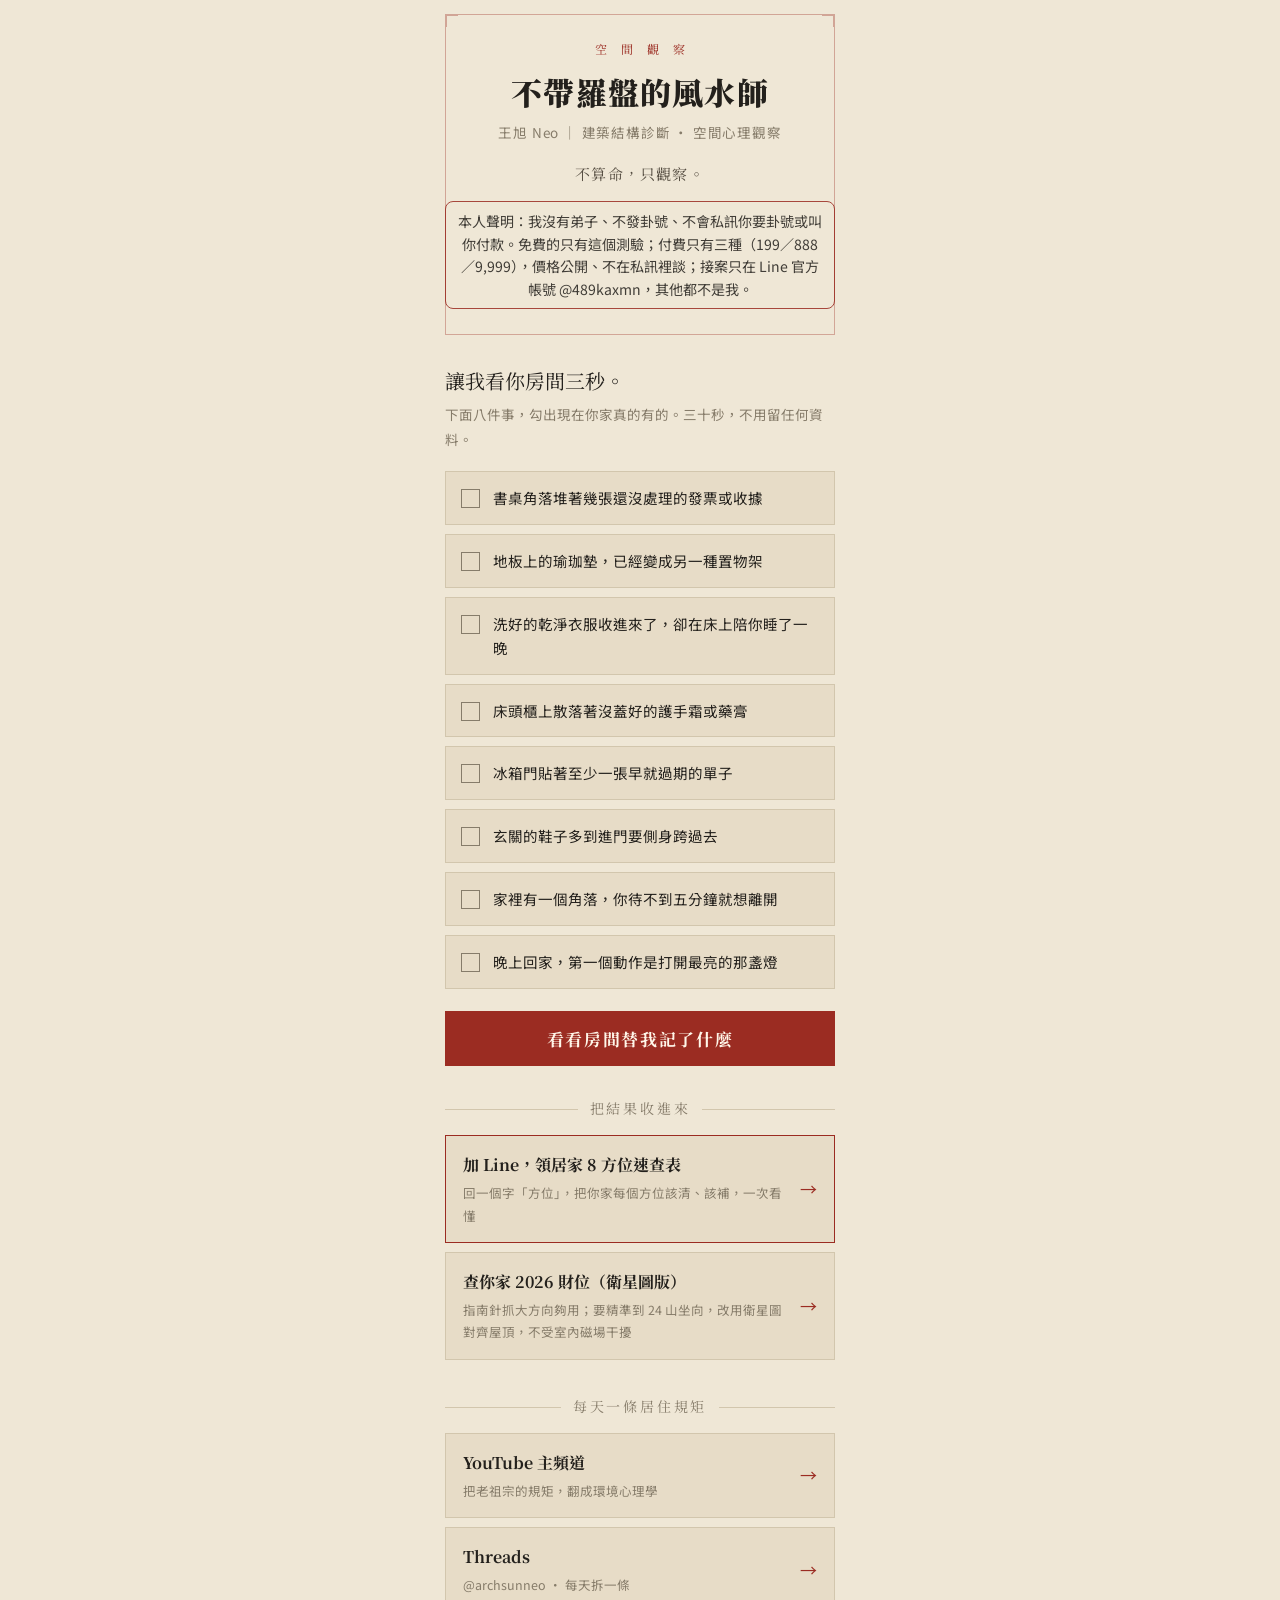
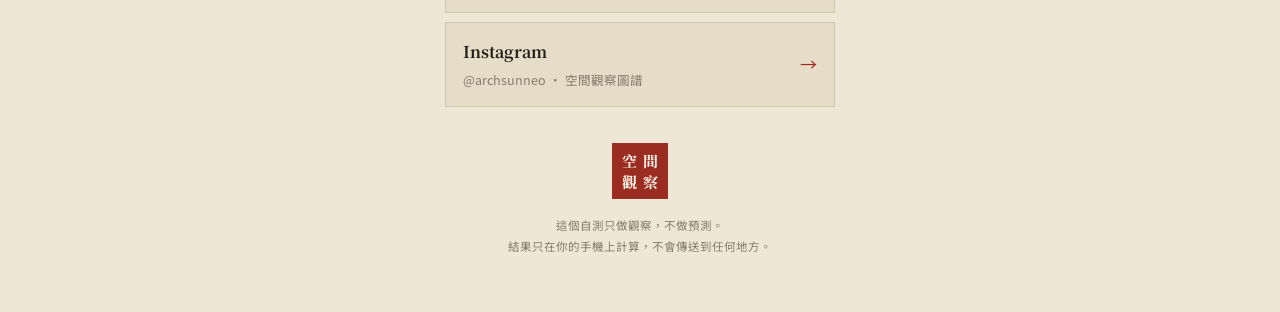
<file: index.html>
<!doctype html>
<html lang="zh-Hant">
<head>
<meta charset="utf-8">
<meta name="viewport" content="width=device-width,initial-scale=1,viewport-fit=cover">
<title>不帶羅盤的風水師｜王旭 Neo</title>
<meta name="description" content="不算命，只觀察。讓我看你房間三秒——三十秒自測，看看你的房間替你記了什麼帳。">
<link rel="preconnect" href="https://fonts.googleapis.com">
<link rel="preconnect" href="https://fonts.gstatic.com" crossorigin>
<link rel="stylesheet" href="https://fonts.googleapis.com/css2?family=Noto+Serif+TC:wght@500;700;900&family=Noto+Sans+TC:wght@400;500;700&display=swap">
<style>
:root{
  --paper:#EFE7D6;
  --paper-2:#E7DCC7;
  --ink:#23201C;
  --ink-2:#544C40;
  --ink-3:#867C6A;
  --rule:#D2C6AD;
  --seal:#9B2C22;
  --seal-ink:#FFF6E9;
  --shadow:rgba(35,32,28,.13);
}
@media (prefers-color-scheme:dark){
  :root:not([data-theme="light"]){
    --paper:#191713;
    --paper-2:#221F19;
    --ink:#EBE3D1;
    --ink-2:#C0B6A2;
    --ink-3:#8D8472;
    --rule:#3B352B;
    --seal:#C9584A;
    --seal-ink:#191713;
    --shadow:rgba(0,0,0,.45);
  }
}
:root[data-theme="dark"]{
  --paper:#191713;
  --paper-2:#221F19;
  --ink:#EBE3D1;
  --ink-2:#C0B6A2;
  --ink-3:#8D8472;
  --rule:#3B352B;
  --seal:#C9584A;
  --seal-ink:#191713;
  --shadow:rgba(0,0,0,.45);
}

*{box-sizing:border-box}
html{-webkit-text-size-adjust:100%}
body{
  margin:0;background:var(--paper);color:var(--ink);
  font-family:"Noto Sans TC","PingFang TC","Microsoft JhengHei",system-ui,sans-serif;
  line-height:1.8;font-size:16px;-webkit-font-smoothing:antialiased;
}
.page{max-width:430px;margin:0 auto;padding:0 20px 56px}

/* ── 抬頭 ── */
header{padding:38px 0 26px;text-align:center;position:relative}
.frame{
  position:absolute;inset:14px 0 0;border:1px solid var(--seal);opacity:.35;
  pointer-events:none;
}
.frame::before,.frame::after{
  content:"";position:absolute;width:11px;height:11px;border:2px solid var(--seal);
}
.frame::before{top:-1px;left:-1px;border-right:0;border-bottom:0}
.frame::after{top:-1px;right:-1px;border-left:0;border-bottom:0}
.kicker{
  font-family:"Noto Serif TC",serif;font-size:12px;letter-spacing:.45em;
  color:var(--seal);margin:0 0 12px;padding-left:.45em;
}
h1{
  font-family:"Noto Serif TC",serif;font-weight:900;
  font-size:31px;line-height:1.3;margin:0 0 8px;letter-spacing:.04em;
}
.who{font-size:13.5px;color:var(--ink-3);margin:0;letter-spacing:.06em}
.creed{
  font-family:"Noto Serif TC",serif;font-size:15px;color:var(--ink-2);
  margin:16px 0 0;letter-spacing:.08em;
}

/* ── 自測 ── */
.quiz{margin:30px 0 0}
.q-lead{
  font-family:"Noto Serif TC",serif;font-size:20px;line-height:1.55;
  margin:0 0 6px;text-wrap:balance;
}
.q-sub{font-size:13.5px;color:var(--ink-3);margin:0 0 20px}

.items{display:flex;flex-direction:column;gap:9px;list-style:none;padding:0;margin:0}
.item{position:relative}
.item input{position:absolute;opacity:0;width:0;height:0}
.item label{
  display:flex;gap:13px;align-items:flex-start;
  background:var(--paper-2);border:1px solid var(--rule);
  padding:14px 15px;cursor:pointer;font-size:14.5px;line-height:1.65;
  transition:border-color .16s,background .16s;
}
.item label:active{transform:translateY(1px)}
.box{
  flex:none;width:19px;height:19px;border:1.5px solid var(--ink-3);
  margin-top:3px;position:relative;transition:all .16s;
}
.item input:checked + label{border-color:var(--seal);background:var(--paper)}
.item input:checked + label .box{background:var(--seal);border-color:var(--seal)}
.item input:checked + label .box::after{
  content:"";position:absolute;left:5px;top:1px;width:5px;height:10px;
  border:solid var(--seal-ink);border-width:0 2px 2px 0;transform:rotate(42deg);
}
.item input:focus-visible + label{outline:2px solid var(--seal);outline-offset:2px}

.act{margin:22px 0 0;display:flex;flex-direction:column;gap:10px}
button.go{
  font-family:"Noto Serif TC",serif;font-size:17px;font-weight:700;letter-spacing:.1em;
  background:var(--seal);color:var(--seal-ink);border:none;
  padding:15px;cursor:pointer;width:100%;transition:opacity .16s;
}
button.go:hover{opacity:.9}
button.go:disabled{opacity:.35;cursor:default}
button.go:focus-visible{outline:2px solid var(--ink);outline-offset:2px}
.reset{
  background:none;border:none;color:var(--ink-3);font-size:13px;
  cursor:pointer;padding:4px;text-decoration:underline;text-underline-offset:3px;
  font-family:inherit;
}

/* ── 結果 ── */
.result{
  margin:26px 0 0;border-top:2px solid var(--ink);border-bottom:2px solid var(--ink);
  padding:24px 0;display:none;
}
.result.on{display:block;animation:rise .45s ease both}
@keyframes rise{from{opacity:0;transform:translateY(10px)}to{opacity:1;transform:none}}
@media (prefers-reduced-motion:reduce){.result.on{animation:none}}
.r-count{
  font-family:"Noto Serif TC",serif;font-size:13px;color:var(--seal);
  letter-spacing:.22em;margin:0 0 12px;
}
.r-head{
  font-family:"Noto Serif TC",serif;font-size:23px;font-weight:900;
  line-height:1.45;margin:0 0 14px;text-wrap:balance;
}
.r-body{font-size:14.5px;color:var(--ink-2);margin:0 0 16px}
.r-list{margin:0;padding:0;list-style:none;display:flex;flex-direction:column;gap:13px}
.r-list li{font-size:14px;line-height:1.72;padding-left:15px;border-left:2px solid var(--rule)}
.r-list b{font-weight:700;color:var(--ink);display:block;margin-bottom:1px;font-size:14.5px}
.r-foot{
  font-family:"Noto Serif TC",serif;font-size:15px;margin:20px 0 0;
  color:var(--ink);line-height:1.7;
}

/* ── 連結 ── */
.links{margin:34px 0 0}
.l-head{
  font-family:"Noto Serif TC",serif;font-size:14px;letter-spacing:.2em;
  color:var(--ink-3);margin:0 0 14px;text-align:center;
}
.l-head span{background:var(--paper);padding:0 12px}
.l-head{position:relative}
.l-head::before{
  content:"";position:absolute;left:0;right:0;top:50%;height:1px;background:var(--rule);z-index:-1;
}
.l-grid{display:flex;flex-direction:column;gap:9px}
a.link{
  display:flex;justify-content:space-between;align-items:center;gap:12px;
  border:1px solid var(--rule);background:var(--paper-2);
  padding:15px 17px;text-decoration:none;color:var(--ink);
  transition:border-color .16s,transform .16s;
}
a.link:hover{border-color:var(--seal)}
a.link:active{transform:translateY(1px)}
a.link:focus-visible{outline:2px solid var(--seal);outline-offset:2px}
.l-main{font-family:"Noto Serif TC",serif;font-size:16px;font-weight:700;display:block}
.l-sub{font-size:12.5px;color:var(--ink-3);display:block;margin-top:2px}
.arrow{color:var(--seal);font-size:17px;flex:none}

/* ── 印章 ── */
.seal{
  margin:36px auto 0;width:56px;height:56px;background:var(--seal);
  color:var(--seal-ink);font-family:"Noto Serif TC",serif;font-weight:700;
  display:grid;grid-template-columns:1fr 1fr;place-items:center;
  font-size:15px;line-height:1;padding:7px;letter-spacing:0;
}
footer{text-align:center;margin:16px 0 0;font-size:11.5px;color:var(--ink-3);line-height:1.8}
</style>
</head>
<body>
<div class="page">

<header>
  <div class="frame"></div>
  <p class="kicker">空 間 觀 察</p>
  <h1>不帶羅盤的風水師</h1>
  <p class="who">王旭 Neo ｜ 建築結構診斷 ‧ 空間心理觀察</p>
  <p class="creed">不算命，只觀察。</p>
  <p class="notice" style="margin:14px auto 0;max-width:640px;font-size:.88em;line-height:1.6;opacity:.85;border:1px solid var(--seal,#a8321f);border-radius:8px;padding:8px 12px">本人聲明：我沒有弟子、不發卦號、不會私訊你要卦號或叫你付款。免費的只有這個測驗；付費只有三種（199／888／9,999），價格公開、不在私訊裡談；接案只在 Line 官方帳號 @489kaxmn，其他都不是我。</p>
</header>

<main>
  <section class="quiz" aria-labelledby="quiz-title">
    <p class="q-lead" id="quiz-title">讓我看你房間三秒。</p>
    <p class="q-sub">下面八件事，勾出現在你家真的有的。三十秒，不用留任何資料。</p>

    <ul class="items">
      <li class="item">
        <input type="checkbox" id="c1" data-k="desk">
        <label for="c1"><span class="box" aria-hidden="true"></span><span>書桌角落堆著幾張還沒處理的發票或收據</span></label>
      </li>
      <li class="item">
        <input type="checkbox" id="c2" data-k="mat">
        <label for="c2"><span class="box" aria-hidden="true"></span><span>地板上的瑜珈墊，已經變成另一種置物架</span></label>
      </li>
      <li class="item">
        <input type="checkbox" id="c3" data-k="bed">
        <label for="c3"><span class="box" aria-hidden="true"></span><span>洗好的乾淨衣服收進來了，卻在床上陪你睡了一晚</span></label>
      </li>
      <li class="item">
        <input type="checkbox" id="c4" data-k="night">
        <label for="c4"><span class="box" aria-hidden="true"></span><span>床頭櫃上散落著沒蓋好的護手霜或藥膏</span></label>
      </li>
      <li class="item">
        <input type="checkbox" id="c5" data-k="fridge">
        <label for="c5"><span class="box" aria-hidden="true"></span><span>冰箱門貼著至少一張早就過期的單子</span></label>
      </li>
      <li class="item">
        <input type="checkbox" id="c6" data-k="entry">
        <label for="c6"><span class="box" aria-hidden="true"></span><span>玄關的鞋子多到進門要側身跨過去</span></label>
      </li>
      <li class="item">
        <input type="checkbox" id="c7" data-k="corner">
        <label for="c7"><span class="box" aria-hidden="true"></span><span>家裡有一個角落，你待不到五分鐘就想離開</span></label>
      </li>
      <li class="item">
        <input type="checkbox" id="c8" data-k="light">
        <label for="c8"><span class="box" aria-hidden="true"></span><span>晚上回家，第一個動作是打開最亮的那盞燈</span></label>
      </li>
    </ul>

    <div class="act">
      <button class="go" id="go" disabled>看看房間替我記了什麼</button>
      <button class="reset" id="reset" hidden>重新勾一次</button>
    </div>

    <div class="result" id="result" role="status" aria-live="polite"></div>
  </section>

  <nav class="links" aria-label="加入 Line" style="margin-top:30px">
    <p class="l-head"><span>把結果收進來</span></p>
    <div class="l-grid">
      <a class="link" href="https://line.me/R/ti/p/@489kaxmn" target="_blank" rel="noopener" style="border-color:var(--seal)">
        <span>
          <span class="l-main">加 Line，領居家 8 方位速查表</span>
          <span class="l-sub">回一個字「方位」，把你家每個方位該清、該補，一次看懂</span>
        </span>
        <span class="arrow" aria-hidden="true">→</span>
      </a>
      <a class="link" href="https://archsunneo.github.io/caiwei/" target="_blank" rel="noopener">
        <span>
          <span class="l-main">查你家 2026 財位（衛星圖版）</span>
          <span class="l-sub">指南針抓大方向夠用；要精準到 24 山坐向，改用衛星圖對齊屋頂，不受室內磁場干擾</span>
        </span>
        <span class="arrow" aria-hidden="true">→</span>
      </a>
    </div>
  </nav>

  <nav class="links" aria-label="其他連結">
    <p class="l-head"><span>每天一條居住規矩</span></p>
    <div class="l-grid">
      <a class="link" href="https://www.youtube.com/channel/UCtXwlPAfL4CniTGwWOqzwBA" target="_blank" rel="noopener">
        <span><span class="l-main">YouTube 主頻道</span><span class="l-sub">把老祖宗的規矩，翻成環境心理學</span></span>
        <span class="arrow" aria-hidden="true">→</span>
      </a>
      <a class="link" href="https://www.threads.com/@archsunneo" target="_blank" rel="noopener">
        <span><span class="l-main">Threads</span><span class="l-sub">@archsunneo ‧ 每天拆一條</span></span>
        <span class="arrow" aria-hidden="true">→</span>
      </a>
      <a class="link" href="https://www.instagram.com/archsunneo/" target="_blank" rel="noopener">
        <span><span class="l-main">Instagram</span><span class="l-sub">@archsunneo ‧ 空間觀察圖譜</span></span>
        <span class="arrow" aria-hidden="true">→</span>
      </a>
    </div>
  </nav>

  <!--
    尚未上線、刻意不放假連結的位置：
    1. LINE 官方帳號 —— 引流用線正在開，開好後在這裡加一張卡（私域收口）
    2. 食運（五行抽卡）—— C:\程式開發\風水卡牌生成，純靜態、可直接部署，但目前沒有公開網址
    3. AI 風水戶型圖 —— 有產品有定價，但沒有金流也沒部署
    規矩：沒有真的能點的東西之前，這裡不掛按鈕。連到死路比少一個連結更傷。
  -->
</main>

<div class="seal" aria-label="印章：空間觀察">
  <span>空</span><span>間</span><span>觀</span><span>察</span>
</div>
<footer>
  這個自測只做觀察，不做預測。<br>結果只在你的手機上計算，不會傳送到任何地方。
</footer>

</div>

<script>
(function(){
  "use strict";
  // 每一條都對應頻道實際發過的內容,不是新編的說法。
  var READ = {
    desk:{t:"書桌角的那疊紙",d:"那不是懶。那是一批「需要做決定」的小事被按了暫停鍵，而大腦每次經過都會重新掃描一次。"},
    mat:{t:"變成置物架的瑜珈墊",d:"你對生活還有期待，只是這陣子的體力趕不上意志力。它還在原地，表示你還沒放棄那件事。"},
    bed:{t:"在床上過夜的乾淨衣服",d:"不是不愛整潔。是今天對外的責任感已經全部用完了，回到家就一格都不剩。"},
    night:{t:"沒蓋好的護手霜",d:"你在找一點伸手就拿得到的安慰，好讓緊繃的那條神經稍微降落。"},
    fridge:{t:"冰箱門上的過期單子",d:"冰箱門不是收納，是一種「我有在處理生活」的儀式感。貼上去的當下就安心了，之後通常還是會忘。"},
    entry:{t:"要側身跨過的玄關",d:"回家的第一個動作變成障礙賽，放鬆的開關就往後延了幾秒。那幾秒每天都在累積。"},
    corner:{t:"待不到五分鐘的角落",d:"那裡通常有一個你意識不到的壓力源——尖角、低頻噪音、潮味。它一直都在，每天只扣你一點電。"},
    light:{t:"進門先開最亮的燈",d:"你在用亮度確認「這裡是安全的」。身體確認完環境，疲憊的神經才肯發出可以休息的訊號。"}
  };
  var LEVEL = [
    {max:0,h:"你家現在，是接得住你的。",b:"八件事一件都沒中。這不常見——通常表示你最近有餘裕，而且那份餘裕正被好好維持著。"},
    {max:2,h:"大致穩，只有一兩處在小聲耗電。",b:"這個量級是正常的生活痕跡，不用大改。挑下面最容易的那一件，今晚花三分鐘處理掉就好。"},
    {max:4,h:"你的房間，正在替你記帳。",b:"這些痕跡不是懶惰，是這陣子的取捨留下的。它們共通的地方是：每一件都在你意識不到的地方，持續佔用一點注意力。"},
    {max:6,h:"你最近，把力氣都花在外面了。",b:"中到這個數量，通常不是空間出問題，是人先累了。房間只是誠實地把它顯示出來。先別想整理，先想哪一件最吵。"},
    {max:8,h:"這不是家亂，是你已經撐很久了。",b:"八件裡中超過六件的人，多半不是不會整理，是連做決定的力氣都用完了。不用一次收拾完——挑一件，只挑一件。"}
  ];

  var boxes = Array.prototype.slice.call(document.querySelectorAll('.item input'));
  var go = document.getElementById('go');
  var reset = document.getElementById('reset');
  var out = document.getElementById('result');

  function checked(){ return boxes.filter(function(b){ return b.checked; }); }
  function sync(){ go.disabled = false; }
  boxes.forEach(function(b){ b.addEventListener('change', sync); });
  sync();

  function esc(s){ return String(s).replace(/[&<>"]/g, function(c){
    return {'&':'&amp;','<':'&lt;','>':'&gt;','"':'&quot;'}[c]; }); }

  go.addEventListener('click', function(){
    var hit = checked();
    var n = hit.length;
    var lv = LEVEL.find(function(x){ return n <= x.max; }) || LEVEL[LEVEL.length-1];
    var html = '<p class="r-count">中了 ' + n + ' ／ 8</p>' +
               '<h2 class="r-head">' + esc(lv.h) + '</h2>' +
               '<p class="r-body">' + esc(lv.b) + '</p>';
    if (n) {
      html += '<ul class="r-list">';
      hit.forEach(function(b){
        var r = READ[b.getAttribute('data-k')];
        html += '<li><b>' + esc(r.t) + '</b>' + esc(r.d) + '</li>';
      });
      html += '</ul>';
    }
    html += '<p class="r-foot">房間不會告你的狀，它只是幫你把日子記了帳。<br>' +
            '這不是算命——上面每一條，都是你自己留下的痕跡。</p>';
    out.innerHTML = html;
    out.classList.add('on');
    reset.hidden = false;
    out.scrollIntoView({behavior:'smooth', block:'start'});
  });

  reset.addEventListener('click', function(){
    boxes.forEach(function(b){ b.checked = false; });
    out.classList.remove('on');
    out.innerHTML = '';
    reset.hidden = true;
    sync();
    document.getElementById('quiz-title').scrollIntoView({behavior:'smooth', block:'start'});
  });
})();
</script>
<script>
(function(){var H='https://wadechang-ubuntu-4060.tail1e7abf.ts.net/hit';function b(u){try{if(navigator.sendBeacon){navigator.sendBeacon(u);}else{new Image().src=u;}}catch(e){}}
b(H+'?src=quiz&ev=view');
document.addEventListener('click',function(e){var a=e.target&&e.target.closest?e.target.closest('a'):null;if(!a||!a.href)return;var to=/line\.me|489kaxmn/.test(a.href)?'line':(/caiwei/.test(a.href)?'caiwei':(/archsunneo\.github\.io/.test(a.href)?'quiz':''));if(to)b(H+'?src=quiz&ev=click&to='+to);},true);})();
</script>
</body>
</html>
</file>
